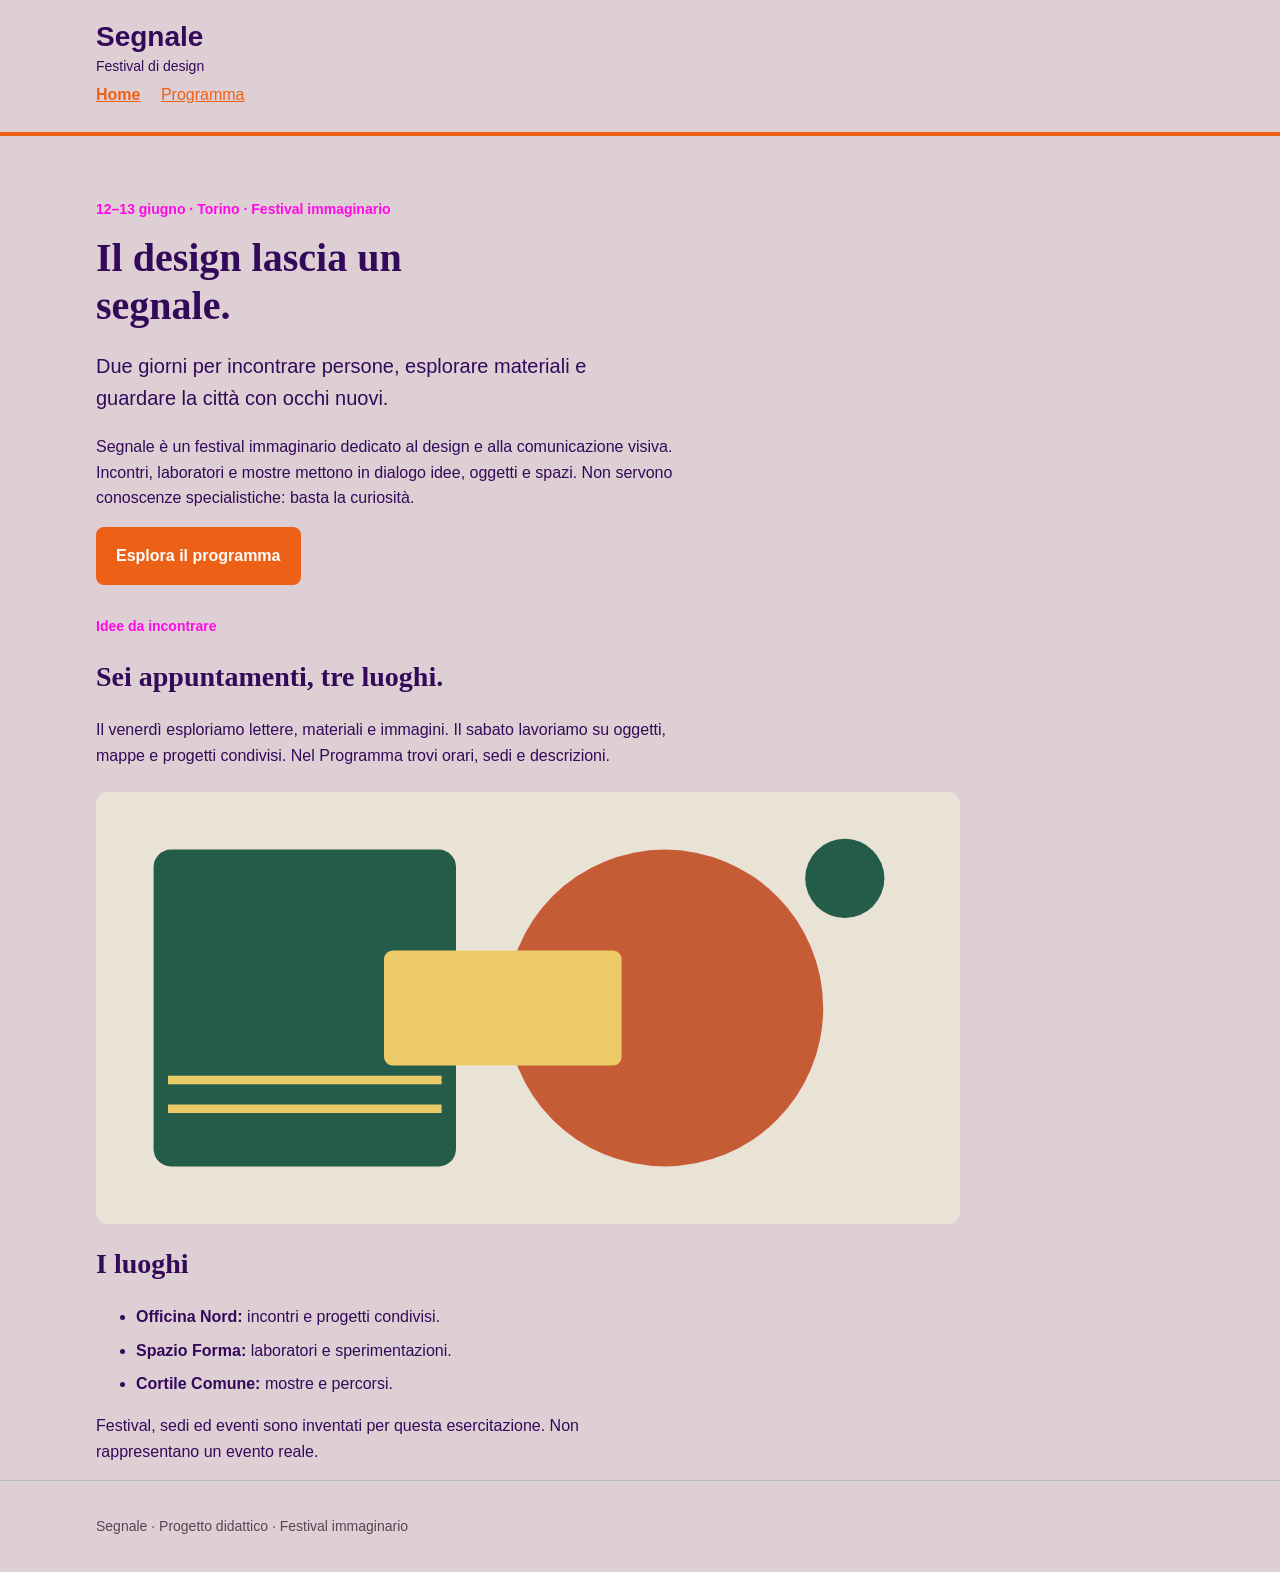
<file: festival-segnale/index.html>
<!doctype html>
<html lang="it">
<head>
  <meta charset="utf-8">
  <meta name="viewport" content="width=device-width, initial-scale=1">
  <title>Segnale — Festival di design</title>
  <link rel="stylesheet" href="style.css">
</head>
<body>
  <a class="skip-link" href="#contenuto">Vai al contenuto</a>
  <header class="site-header">
    <div class="container">
      <a class="brand" href="index.html">Segnale<span>Festival di design</span></a>
      <nav aria-label="Navigazione principale">
        <a href="index.html" aria-current="page">Home</a>
        <!-- Da completare: collegare questa voce alla pagina Programma. -->
        <a href="programma.html">Programma</a>
      </nav>
    </div>
  </header>

  <main id="contenuto" class="container">
    <section class="intro" aria-labelledby="titolo-home">
      <p class="eyebrow">12–13 giugno · Torino · Festival immaginario</p>
      <h1 id="titolo-home">Il design lascia un segnale.</h1>
      <p class="lead">Due giorni per incontrare persone, esplorare materiali e guardare la città con occhi nuovi.</p>
      <p class="reading-text">Segnale è un festival immaginario dedicato al design e alla comunicazione visiva. Incontri, laboratori e mostre mettono in dialogo idee, oggetti e spazi. Non servono conoscenze specialistiche: basta la curiosità.</p>
      <!-- Da completare: anche questo collegamento deve aprire il Programma. -->
      <a class="button-link" href="programma.html">Esplora il programma</a>
    </section>

    <section class="content-section" aria-labelledby="titolo-festival">
      <p class="eyebrow">Idee da incontrare</p>
      <h2 id="titolo-festival">Sei appuntamenti, tre luoghi.</h2>
      <p class="reading-text">Il venerdì esploriamo lettere, materiali e immagini. Il sabato lavoriamo su oggetti, mappe e progetti condivisi. Nel Programma trovi orari, sedi e descrizioni.</p>
      <img class="festival-image" src="assets/festival.svg" alt="Composizione geometrica di cerchi e rettangoli nei colori del festival" width="1200" height="600">
    </section>

    <section class="content-section" aria-labelledby="titolo-luoghi">
      <h2 id="titolo-luoghi">I luoghi</h2>
      <ul class="venues">
        <li><strong>Officina Nord:</strong> incontri e progetti condivisi.</li>
        <li><strong>Spazio Forma:</strong> laboratori e sperimentazioni.</li>
        <li><strong>Cortile Comune:</strong> mostre e percorsi.</li>
      </ul>
      <p class="reading-text">Festival, sedi ed eventi sono inventati per questa esercitazione. Non rappresentano un evento reale.</p>
    </section>
  </main>

  <footer class="site-footer"><div class="container"><p>Segnale · Progetto didattico · Festival immaginario</p></div></footer>
</body>
</html>
</file>
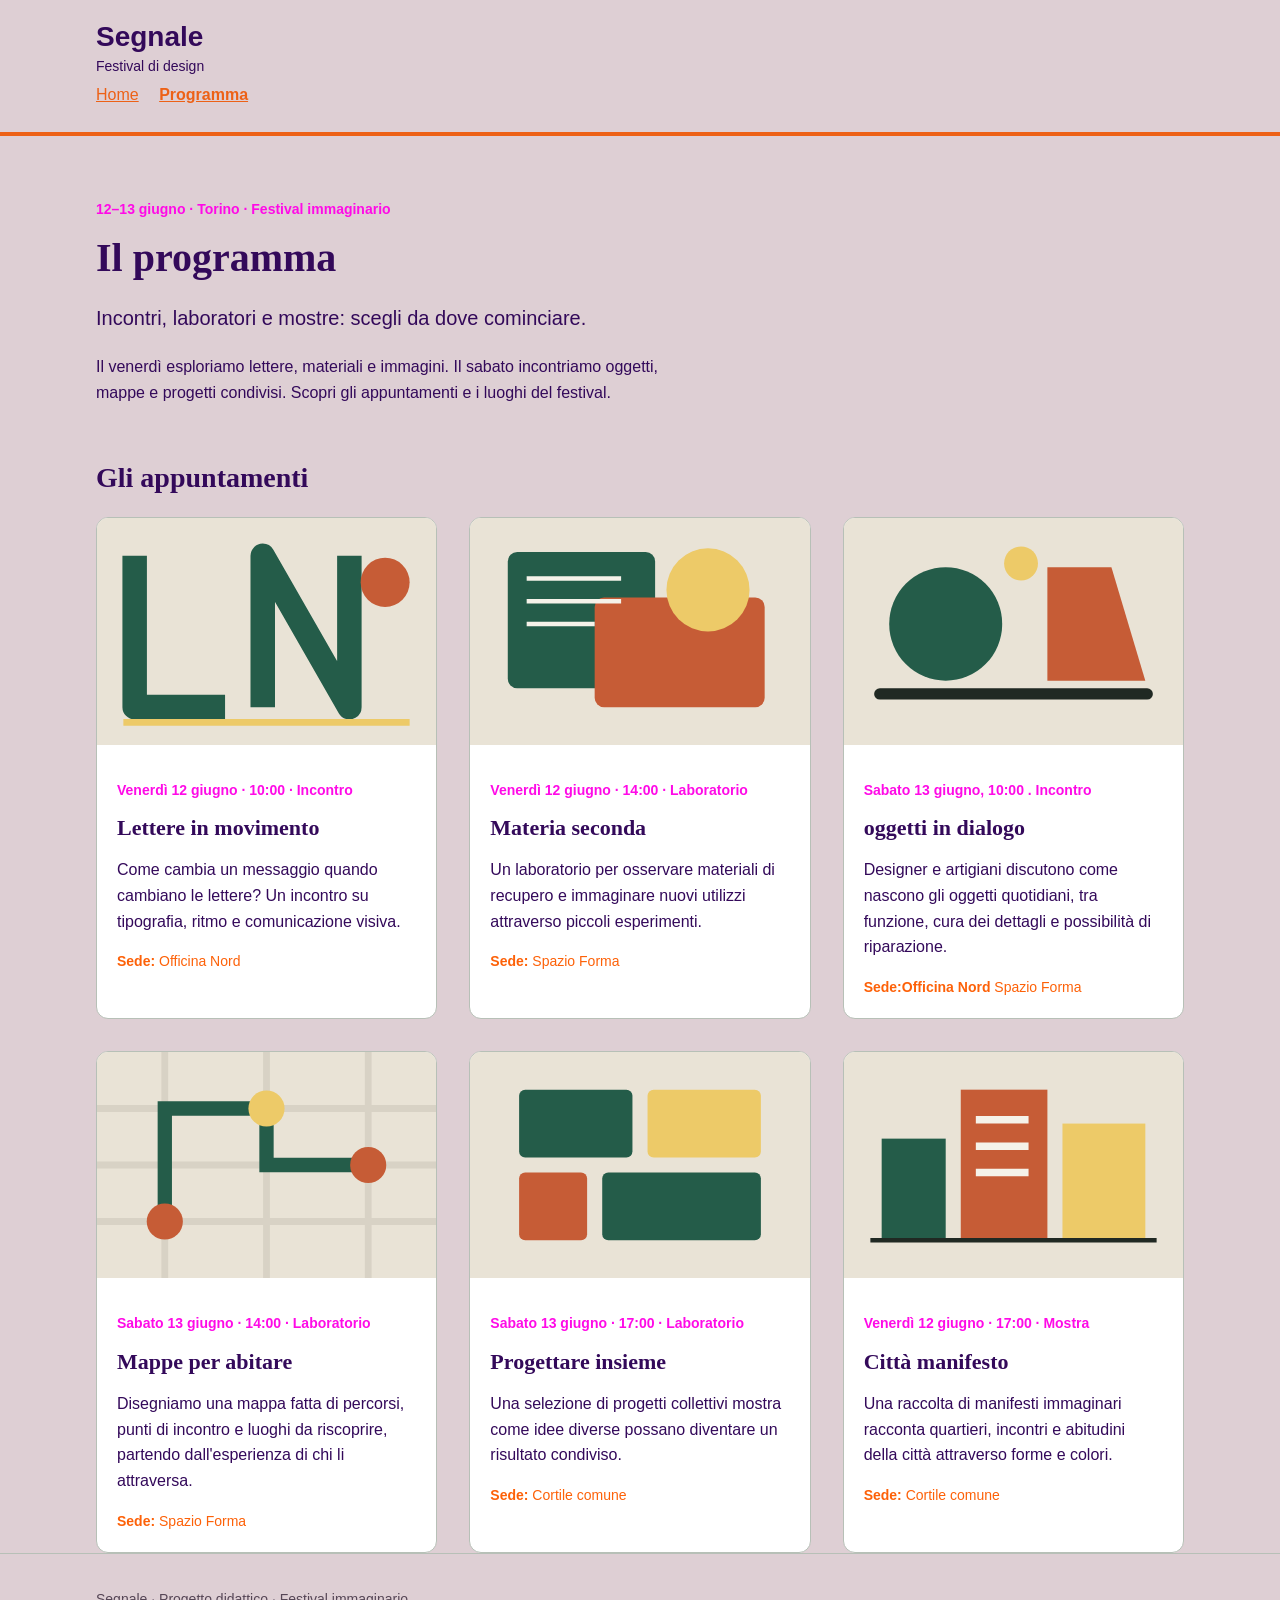
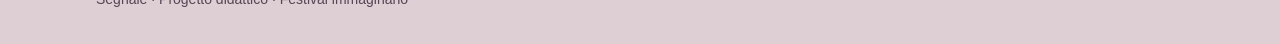
<file: festival-segnale/programma.html>
<!doctype html>
<html lang="it">
<head>
  <meta charset="utf-8">
  <meta name="viewport" content="width=device-width, initial-scale=1">
  <title>Programma — Segnale</title>
  <link rel="stylesheet" href="style.css">
</head>
<body>
  <a class="skip-link" href="#contenuto">Vai al contenuto</a>
  <header class="site-header">
    <div class="container">
      <a class="brand" href="index.html">Segnale<span>Festival di design</span></a>
      <nav aria-label="Navigazione principale">
        <!-- Da completare: collegare questa voce alla Home. -->
        <a href="index.html">Home</a>
        <a href="programma.html" aria-current="page">Programma</a>
      </nav>
    </div>
  </header>

  <main id="contenuto" class="container">
    <section class="intro" aria-labelledby="titolo-programma">
      <p class="eyebrow">12–13 giugno · Torino · Festival immaginario</p>
      <h1 id="titolo-programma">Il programma</h1>
      <p class="lead">Incontri, laboratori e mostre: scegli da dove cominciare.</p>
      <p class="reading-text">Il venerdì esploriamo lettere, materiali e immagini. Il sabato incontriamo oggetti, mappe e progetti condivisi. Scopri gli appuntamenti e i luoghi del festival.</p>
    </section>

    <section class="content-section" aria-labelledby="titolo-eventi">
      <h2 id="titolo-eventi">Gli appuntamenti</h2>
      <div class="event-grid">
        <article class="event-card">
          <img src="assets/lettere-in-movimento.svg" alt="Lettere geometriche disposte su una griglia" width="900" height="600">
          <div class="event-body">
            <p class="event-meta">Venerdì 12 giugno · 10:00 · Incontro</p>
            <h3>Lettere in movimento</h3>
            <p>Come cambia un messaggio quando cambiano le lettere? Un incontro su tipografia, ritmo e comunicazione visiva.</p>
            <p class="event-place"><strong>Sede:</strong> Officina Nord</p>
          </div>
        </article>
        <article class="event-card">
          <img src="assets/materia-seconda.svg" alt="Forme sovrapposte che richiamano campioni di materiali" width="900" height="600">
          <div class="event-body">
            <p class="event-meta">Venerdì 12 giugno · 14:00 · Laboratorio</p>
            <h3>Materia seconda</h3>
            <p>Un laboratorio per osservare materiali di recupero e immaginare nuovi utilizzi attraverso piccoli esperimenti.</p>
            <p class="event-place"><strong>Sede:</strong> Spazio Forma</p>
          </div>
        </article>
        <article class="event-card">
          <img src="assets/oggetti-dialogo.svg" alt="Forme sovrapposte che richiamano campioni di materiali" width="900" height="600">
          <div class="event-body">
            <p class="event-meta">Sabato 13 giugno, 10:00 . Incontro </p>
            <h3>oggetti in dialogo</h3>
            <p>Designer e artigiani discutono come nascono gli oggetti quotidiani, tra funzione, cura dei dettagli e possibilità di riparazione.</p>
            <p class="event-place"><strong>Sede:Officina Nord</strong> Spazio Forma</p>
          </div>
        </article>
        <article class="event-card">
          <img src="assets/mappe-abitare.svg" alt="Forme sovrapposte che richiamano campioni di materiali" width="900" height="600">
          <div class="event-body">
            <p class="event-meta">Sabato 13 giugno · 14:00 · Laboratorio</p>
            <h3>Mappe per abitare</h3>
            <p>Disegniamo una mappa fatta di percorsi, punti di incontro e luoghi da riscoprire, partendo dall'esperienza di chi li attraversa.</p>
            <p class="event-place"><strong>Sede:</strong> Spazio Forma</p>
          </div>
        </article>
        <article class="event-card">
          <img src="assets/progettare-insieme.svg" alt="Forme sovrapposte che richiamano campioni di materiali" width="900" height="600">
          <div class="event-body">
            <p class="event-meta">Sabato 13 giugno · 17:00 · Laboratorio</p>
            <h3>Progettare insieme</h3>
            <p>Una selezione di progetti collettivi mostra come idee diverse possano diventare un risultato condiviso.</p>
            <p class="event-place"><strong>Sede:</strong> Cortile comune</p>
          </div>
        </article>
        <article class="event-card">
          <img src="assets/citta-manifesto.svg" alt="Forme sovrapposte che richiamano campioni di materiali" width="900" height="600">
          <div class="event-body">
            <p class="event-meta">Venerdì 12 giugno · 17:00 · Mostra</p>
            <h3>Città manifesto</h3>
            <p>Una raccolta di manifesti immaginari racconta quartieri, incontri e abitudini della città attraverso forme e colori.</p>
            <p class="event-place"><strong>Sede:</strong> Cortile comune</p>
          </div>
        </article>
        <!-- Aggiungere qui gli altri quattro eventi indicati in istruzioni/CONTENUTI-EVENTI.md. -->
      </div>
    </section>
  </main>

  <footer class="site-footer"><div class="container"><p>Segnale · Progetto didattico · Festival immaginario</p></div></footer>
</body>
</html>
</file>
<file: festival-segnale/style.css>
/*/* Stile iniziale: tipografia, colori e variabili CSS sono già predisposti.
   Lavoreremo su collegamenti, CSS condiviso e disposizione delle schede. */

/* Scelte comuni: ogni regola usa var() per richiamarne il valore. */
:root {
  --colore-primario: #ed6116;
  --colore-primario-scuro: #ff0000;
  --colore-sfondo: #decfd4;
  --colore-testo: #33095a;
  --font-testo: Arial, Helvetica, sans-serif;
  --font-titoli: Georgia, "Times New Roman", serif;
}

* {
  box-sizing: border-box;
}

body {
  margin: 0;
  background: var(--colore-sfondo);
  color: var(--colore-testo);
  font-family: var(--font-testo);
  font-size: 1rem;
  line-height: 1.6;
}

a {
  color: var(--colore-primario);
}

a:hover {
  text-decoration-thickness: 3px;
}

a:focus-visible {
  outline: 3px solid var(--colore-testo);
  outline-offset: 4px;
}

.container {
  width: 92%;
  max-width: 68rem;
  margin: 0 auto;
}

.site-header {
  padding: 1.25rem 0;
  border-bottom: 4px solid var(--colore-primario);
}

.brand {
  display: inline-block;
  color: var(--colore-testo);
  font-size: 1.75rem;
  font-weight: bold;
  line-height: 1.2;
  text-decoration: none;
}

.brand span {
  display: block;
  margin-top: 0.25rem;
  font-size: 0.875rem;
  font-weight: normal;
}

nav {
  margin-top: 2 rem;
}

nav a {
  display: inline-block;
  margin-right: 1rem;
  padding: 0.25rem 0;
}

nav a[aria-current="page"] {
  font-weight: bold;
}

.intro {
  padding: 3rem 0 1rem;
}

.eyebrow,
.event-meta {
  color: #ff0ae7;
  font-size: 0.875rem;
  font-weight: bold;
}

h1,
h2,
h3 {
  font-family: var(--font-titoli);
  line-height: 1.2;
}

h1 {
  max-width: 18ch;
  margin: 0.75rem 0 1.25rem;
  font-size: 2.5rem;
}

h2 {
  font-size: 1.75rem;
}

h3 {
  margin: 0.5rem 0 0.75rem;
  font-size: 1.375rem;
}

.lead {
  max-width: 48ch;
  font-size: 1.25rem;
}

.reading-text {
  max-width: 65ch;
}

.button-link {
  display: inline-block;
  margin-top: 2 rem;
  padding: 1rem 1.25rem;
  border-radius: 0.5rem;
  background: var(--colore-primario);
  color: #ffffff;
  font-weight: bold;
  text-decoration: none;
}

.button-link:hover {
  background: var(--colore-primario-scuro);
}

.content-section {
  margin: 4 rem 0 3rem;
}

.festival-image {
  display: block;
  width: 100%;
  max-width: 54rem;
  height: auto;
  margin-top: 1.5rem;
  border-radius: 0.75rem;
}

.venues {
  padding-left: 3 rem;
}

.venues li {
  margin-bottom: 0.5rem;
}

.event-grid {
  display: grid;
  grid-template-columns: repeat(3, minmax(0, 1fr));
  gap: 2rem;
}

.event-card {
  margin-bottom: 3 ;
  overflow: hidden;
  border: 1px solid #b7c0b7;
  border-radius: 0.75rem;
  background: #ffffff;
}

.event-card img {
  display: block;
  width: 100%;
  height: auto;
}

.event-body {
  padding: 1.25rem;
}

.event-body p:last-child {
  margin-bottom: 0;
}

.event-place {
  color: hsl(22, 98%, 51%);
  font-size: 0.875rem;
}

.site-footer {
  padding: 1.25rem 0;
  border-top: 1px solid #b7c0b7;
  color: #564656;
  font-size: 0.875rem;
}

.skip-link {
  position: absolute;
  top: -6rem;
  left: 1rem;
  padding: 0.75rem 1rem;
  background: #ffffff;
  color: var(--colore-testo);
}

.skip-link:focus {
  top: 1rem;
}

@media (max-width: 599px) {
  .event-grid {
    grid-template-columns: 1fr;
  }
}
</file>
